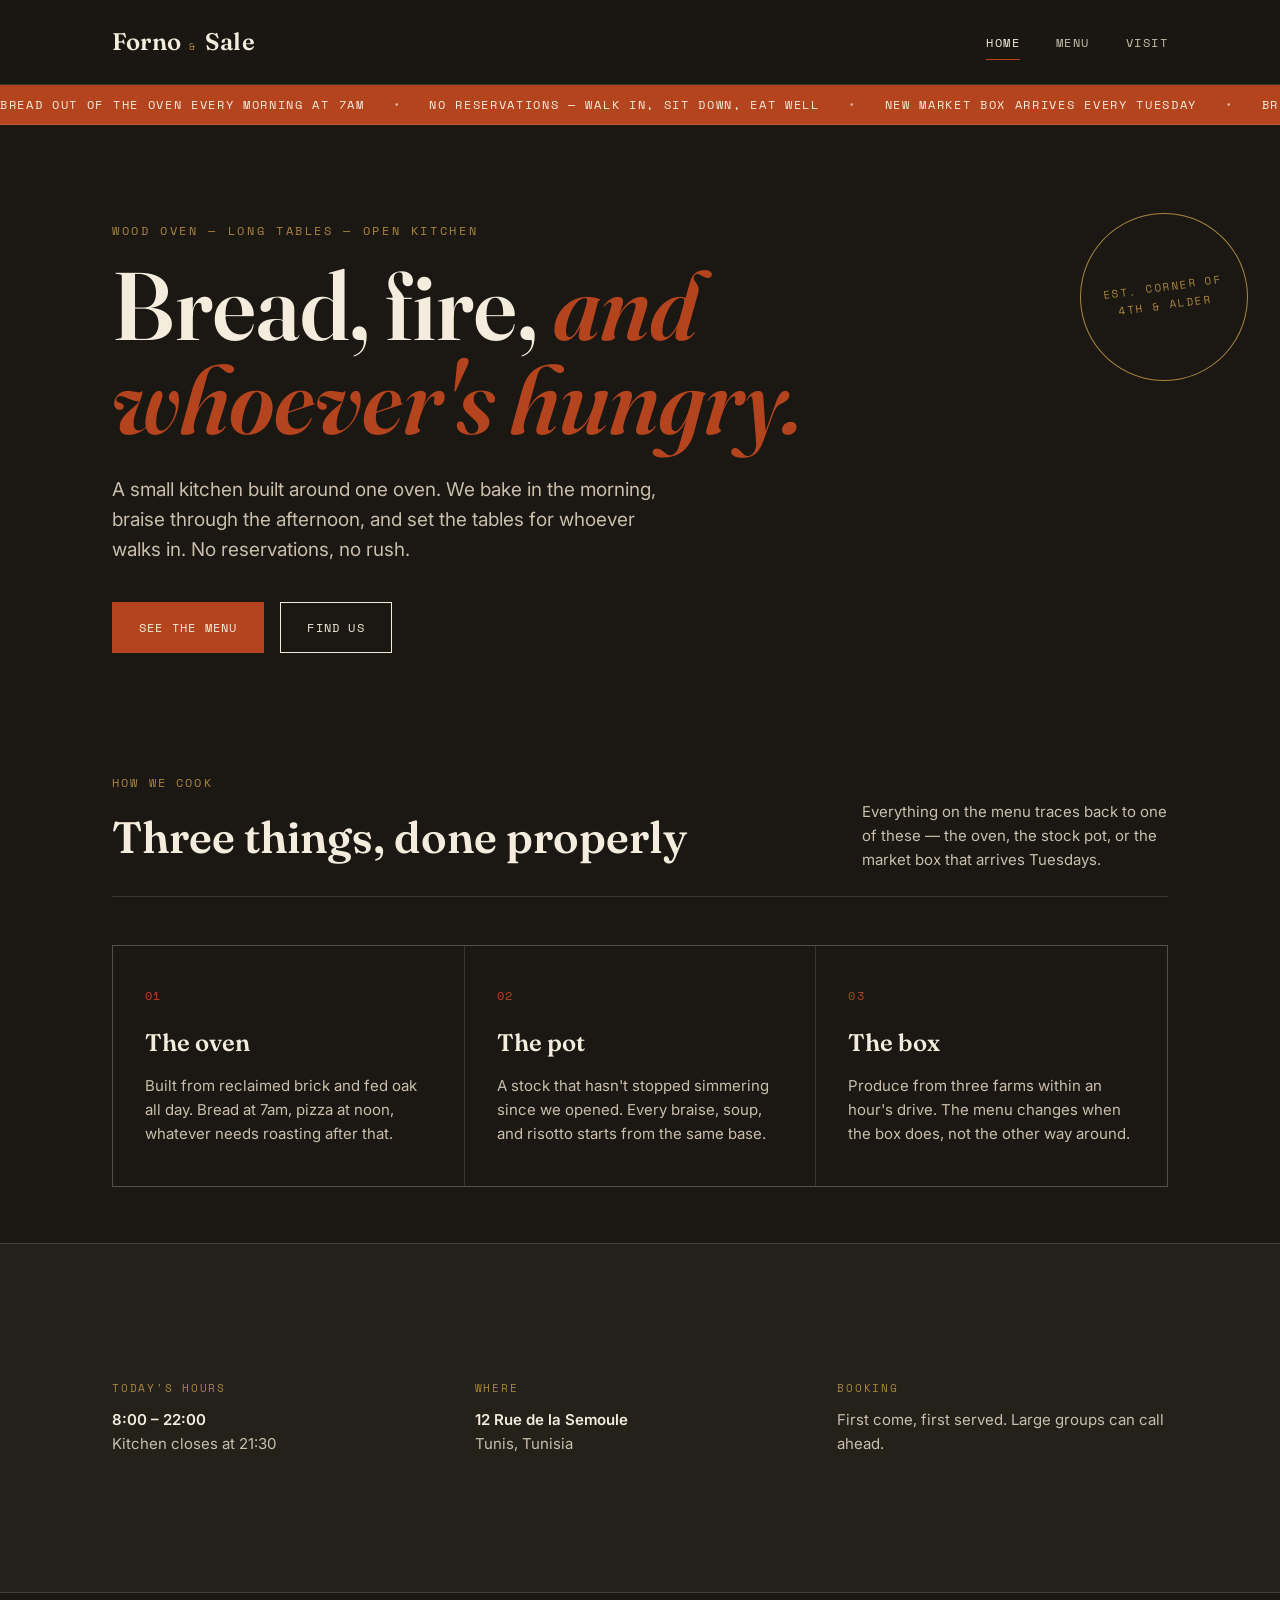
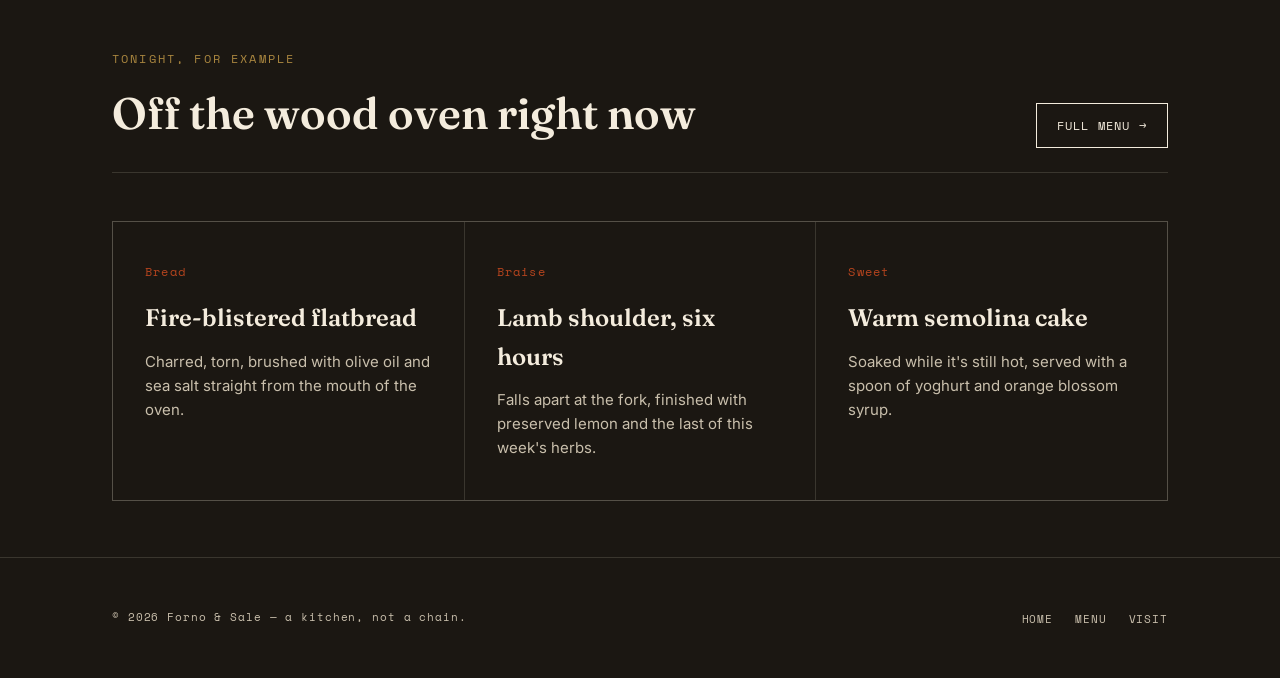
<file: public/index.html>
<!DOCTYPE html>
<html lang="en">
<head>
<meta charset="UTF-8">
<meta name="viewport" content="width=device-width, initial-scale=1.0">
<title>Forno &amp; Sale — A Neighborhood Kitchen</title>
<link rel="preconnect" href="https://fonts.googleapis.com">
<link href="https://fonts.googleapis.com/css2?family=Fraunces:ital,wght@0,500;0,600;1,500&family=Inter:wght@400;500&family=Space+Mono&display=swap" rel="stylesheet">
<link rel="stylesheet" href="style.css">
</head>
<body>

<header class="site-header">
  <div class="wrap">
    <a href="index.html" class="brand">Forno <small>&amp;</small> Sale</a>
    <nav class="main-nav" aria-label="Primary">
      <ul>
        <li><a href="index.html" aria-current="page">Home</a></li>
        <li><a href="menu.html">Menu</a></li>
        <li><a href="contact.html">Visit</a></li>
      </ul>
    </nav>
  </div>
</header>

<div class="ticker" role="marquee" aria-label="Announcements">
  <div class="ticker-track">
    <span>Bread out of the oven every morning at 7am</span>
    <span>No reservations — walk in, sit down, eat well</span>
    <span>New market box arrives every Tuesday</span>
    <span>Bread out of the oven every morning at 7am</span>
    <span>No reservations — walk in, sit down, eat well</span>
    <span>New market box arrives every Tuesday</span>
  </div>
</div>

<main>
  <section class="hero">
    <div class="wrap">
      <div class="stamp">est. corner of<br>4th &amp; Alder</div>
      <p class="hero-eyebrow">Wood oven — long tables — open kitchen</p>
      <h1>Bread, fire, <em>and whoever's&nbsp;hungry.</em></h1>
      <p class="lede">A small kitchen built around one oven. We bake in the morning, braise through the afternoon, and set the tables for whoever walks in. No reservations, no rush.</p>
      <div class="hero-actions">
        <a href="menu.html" class="btn primary">See the menu</a>
        <a href="contact.html" class="btn">Find us</a>
      </div>
    </div>
  </section>

  <section class="tight">
    <div class="wrap">
      <div class="section-head">
        <div>
          <p class="eyebrow">How we cook</p>
          <h2>Three things, done properly</h2>
        </div>
        <p>Everything on the menu traces back to one of these — the oven, the stock pot, or the market box that arrives Tuesdays.</p>
      </div>

      <div class="grid-3">
        <div class="card">
          <p class="num">01</p>
          <h3>The oven</h3>
          <p>Built from reclaimed brick and fed oak all day. Bread at 7am, pizza at noon, whatever needs roasting after that.</p>
        </div>
        <div class="card">
          <p class="num">02</p>
          <h3>The pot</h3>
          <p>A stock that hasn't stopped simmering since we opened. Every braise, soup, and risotto starts from the same base.</p>
        </div>
        <div class="card">
          <p class="num">03</p>
          <h3>The box</h3>
          <p>Produce from three farms within an hour's drive. The menu changes when the box does, not the other way around.</p>
        </div>
      </div>
    </div>
  </section>

  <section class="info-strip">
    <div class="wrap">
      <div class="info-block">
        <p class="label">Today's hours</p>
        <p><strong>8:00 – 22:00</strong><br>Kitchen closes at 21:30</p>
      </div>
      <div class="info-block">
        <p class="label">Where</p>
        <p><strong>12 Rue de la Semoule</strong><br>Tunis, Tunisia</p>
      </div>
      <div class="info-block">
        <p class="label">Booking</p>
        <p>First come, first served. Large groups can call ahead.</p>
      </div>
    </div>
  </section>

  <section class="tight">
    <div class="wrap">
      <div class="section-head">
        <div>
          <p class="eyebrow">Tonight, for example</p>
          <h2>Off the wood oven right now</h2>
        </div>
        <p><a href="menu.html" class="btn" style="padding:12px 20px;">Full menu →</a></p>
      </div>
      <div class="grid-3">
        <div class="card">
          <p class="num">Bread</p>
          <h3>Fire-blistered flatbread</h3>
          <p>Charred, torn, brushed with olive oil and sea salt straight from the mouth of the oven.</p>
        </div>
        <div class="card">
          <p class="num">Braise</p>
          <h3>Lamb shoulder, six hours</h3>
          <p>Falls apart at the fork, finished with preserved lemon and the last of this week's herbs.</p>
        </div>
        <div class="card">
          <p class="num">Sweet</p>
          <h3>Warm semolina cake</h3>
          <p>Soaked while it's still hot, served with a spoon of yoghurt and orange blossom syrup.</p>
        </div>
      </div>
    </div>
  </section>
</main>

<footer>
  <div class="wrap">
    <p class="foot-note">© 2026 Forno &amp; Sale — a kitchen, not a chain.</p>
    <ul class="foot-links">
      <li><a href="index.html">Home</a></li>
      <li><a href="menu.html">Menu</a></li>
      <li><a href="contact.html">Visit</a></li>
    </ul>
  </div>
</footer>

</body>
</html>
</file>
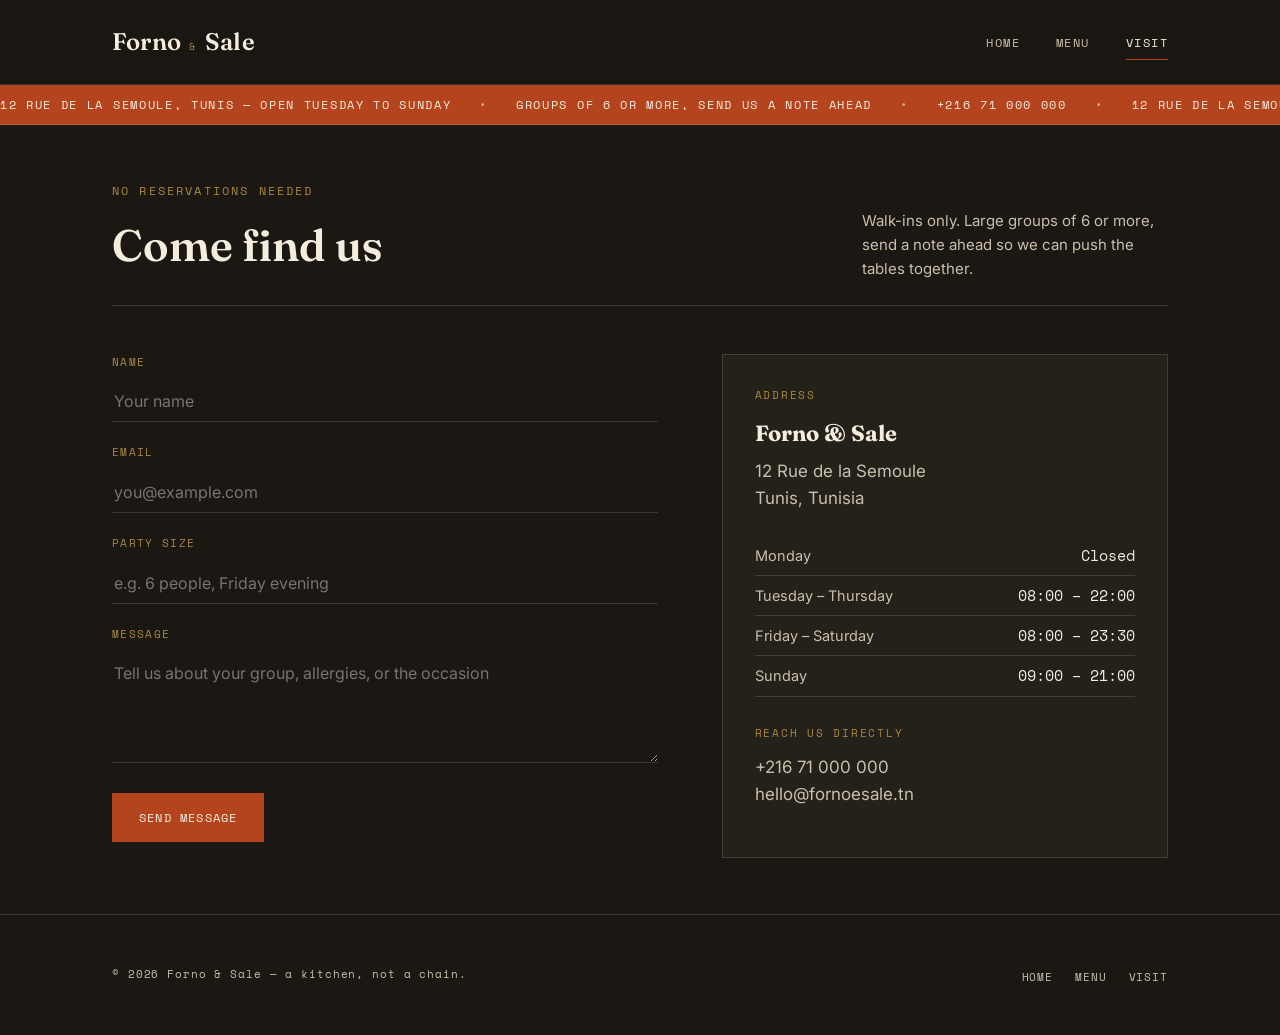
<file: public/contact.html>
<!DOCTYPE html>
<html lang="en">
<head>
<meta charset="UTF-8">
<meta name="viewport" content="width=device-width, initial-scale=1.0">
<title>Visit — Forno &amp; Sale</title>
<link rel="preconnect" href="https://fonts.googleapis.com">
<link href="https://fonts.googleapis.com/css2?family=Fraunces:ital,wght@0,500;0,600;1,500&family=Inter:wght@400;500&family=Space+Mono&display=swap" rel="stylesheet">
<link rel="stylesheet" href="style.css">
</head>
<body>

<header class="site-header">
  <div class="wrap">
    <a href="index.html" class="brand">Forno <small>&amp;</small> Sale</a>
    <nav class="main-nav" aria-label="Primary">
      <ul>
        <li><a href="index.html">Home</a></li>
        <li><a href="menu.html">Menu</a></li>
        <li><a href="contact.html" aria-current="page">Visit</a></li>
      </ul>
    </nav>
  </div>
</header>

<div class="ticker" role="marquee" aria-label="Announcements">
  <div class="ticker-track">
    <span>12 Rue de la Semoule, Tunis — open Tuesday to Sunday</span>
    <span>Groups of 6 or more, send us a note ahead</span>
    <span>+216 71 000 000</span>
    <span>12 Rue de la Semoule, Tunis — open Tuesday to Sunday</span>
    <span>Groups of 6 or more, send us a note ahead</span>
    <span>+216 71 000 000</span>
  </div>
</div>

<main>
  <section class="tight">
    <div class="wrap">
      <div class="section-head">
        <div>
          <p class="eyebrow">No reservations needed</p>
          <h2>Come find us</h2>
        </div>
        <p>Walk-ins only. Large groups of 6 or more, send a note ahead so we can push the tables together.</p>
      </div>

      <div class="contact-layout">
        <div>
          <form id="contact-form">
            <div class="field">
              <label for="name">Name</label>
              <input type="text" id="name" name="name" placeholder="Your name" required>
            </div>
            <div class="field">
              <label for="email">Email</label>
              <input type="email" id="email" name="email" placeholder="you@example.com" required>
            </div>
            <div class="field">
              <label for="party">Party size</label>
              <input type="text" id="party" name="party" placeholder="e.g. 6 people, Friday evening">
            </div>
            <div class="field">
              <label for="message">Message</label>
              <textarea id="message" name="message" placeholder="Tell us about your group, allergies, or the occasion"></textarea>
            </div>
            <button type="submit" class="btn primary" id="contact-submit">Send message</button>
            <p id="contact-status" style="margin-top:16px; font-size:14px; color:var(--cream-dim);"></p>
          </form>
        </div>

        <div class="map-block">
          <p class="label">Address</p>
          <h3>Forno &amp; Sale</h3>
          <address>
            12 Rue de la Semoule<br>
            Tunis, Tunisia
          </address>

          <table class="hours-table">
            <tr><td>Monday</td><td>Closed</td></tr>
            <tr><td>Tuesday – Thursday</td><td>08:00 – 22:00</td></tr>
            <tr><td>Friday – Saturday</td><td>08:00 – 23:30</td></tr>
            <tr><td>Sunday</td><td>09:00 – 21:00</td></tr>
          </table>

          <p class="label" style="margin-top:28px;">Reach us directly</p>
          <p style="color:var(--cream-dim); margin:0;">
            +216 71 000 000<br>
            hello@fornoesale.tn
          </p>
        </div>
      </div>
    </div>
  </section>
</main>

<footer>
  <div class="wrap">
    <p class="foot-note">© 2026 Forno &amp; Sale — a kitchen, not a chain.</p>
    <ul class="foot-links">
      <li><a href="index.html">Home</a></li>
      <li><a href="menu.html">Menu</a></li>
      <li><a href="contact.html">Visit</a></li>
    </ul>
  </div>
</footer>

<script>
  const form = document.getElementById('contact-form');
  const status = document.getElementById('contact-status');
  const submitBtn = document.getElementById('contact-submit');

  form.addEventListener('submit', async (e) => {
    e.preventDefault();
    submitBtn.disabled = true;
    status.textContent = 'Sending…';

    const payload = {
      name: form.name.value,
      email: form.email.value,
      party: form.party.value,
      message: form.message.value
    };

    try {
      const res = await fetch('/api/contact', {
        method: 'POST',
        headers: { 'Content-Type': 'application/json' },
        body: JSON.stringify(payload)
      });
      if (!res.ok) throw new Error('Request failed');
      status.textContent = "Message sent — we'll get back to you soon.";
      form.reset();
    } catch (err) {
      status.textContent = "Something went wrong. Please try again or call us directly.";
    } finally {
      submitBtn.disabled = false;
    }
  });
</script>
</body>
</html>
</file>
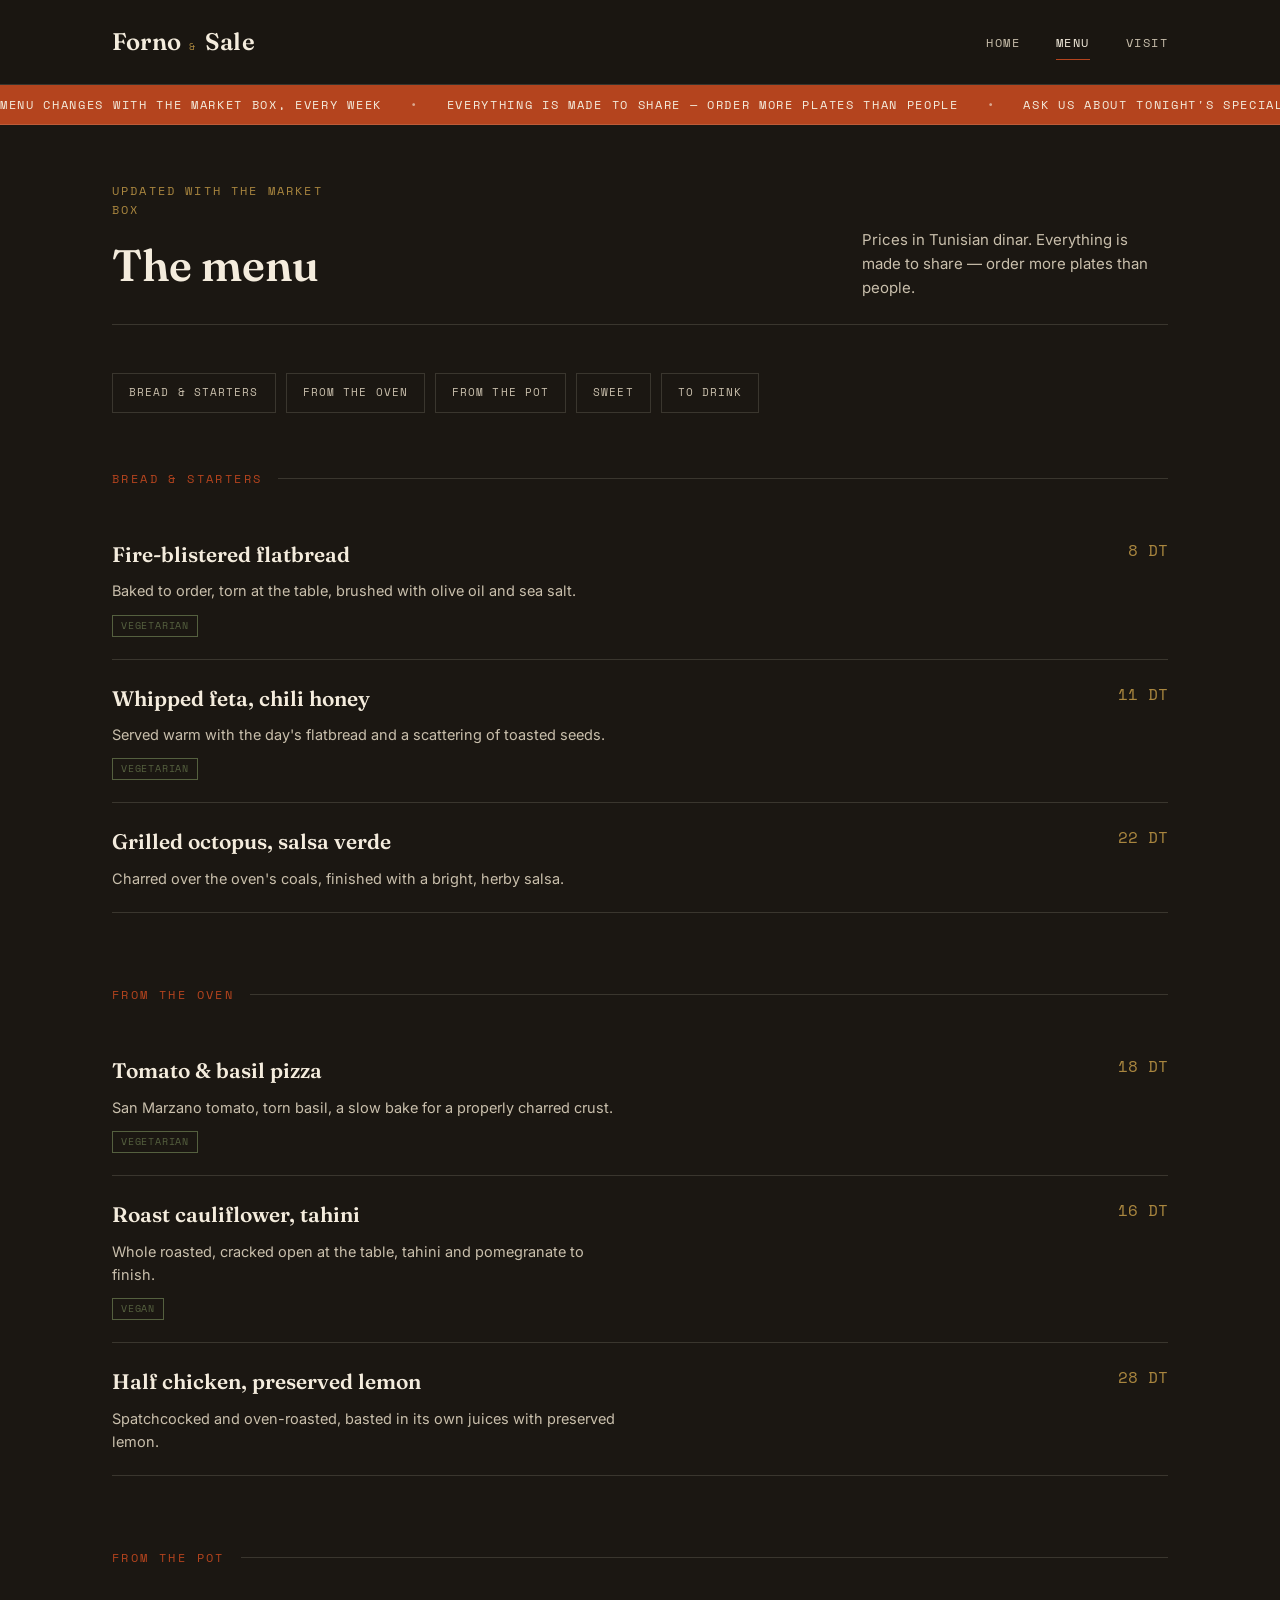
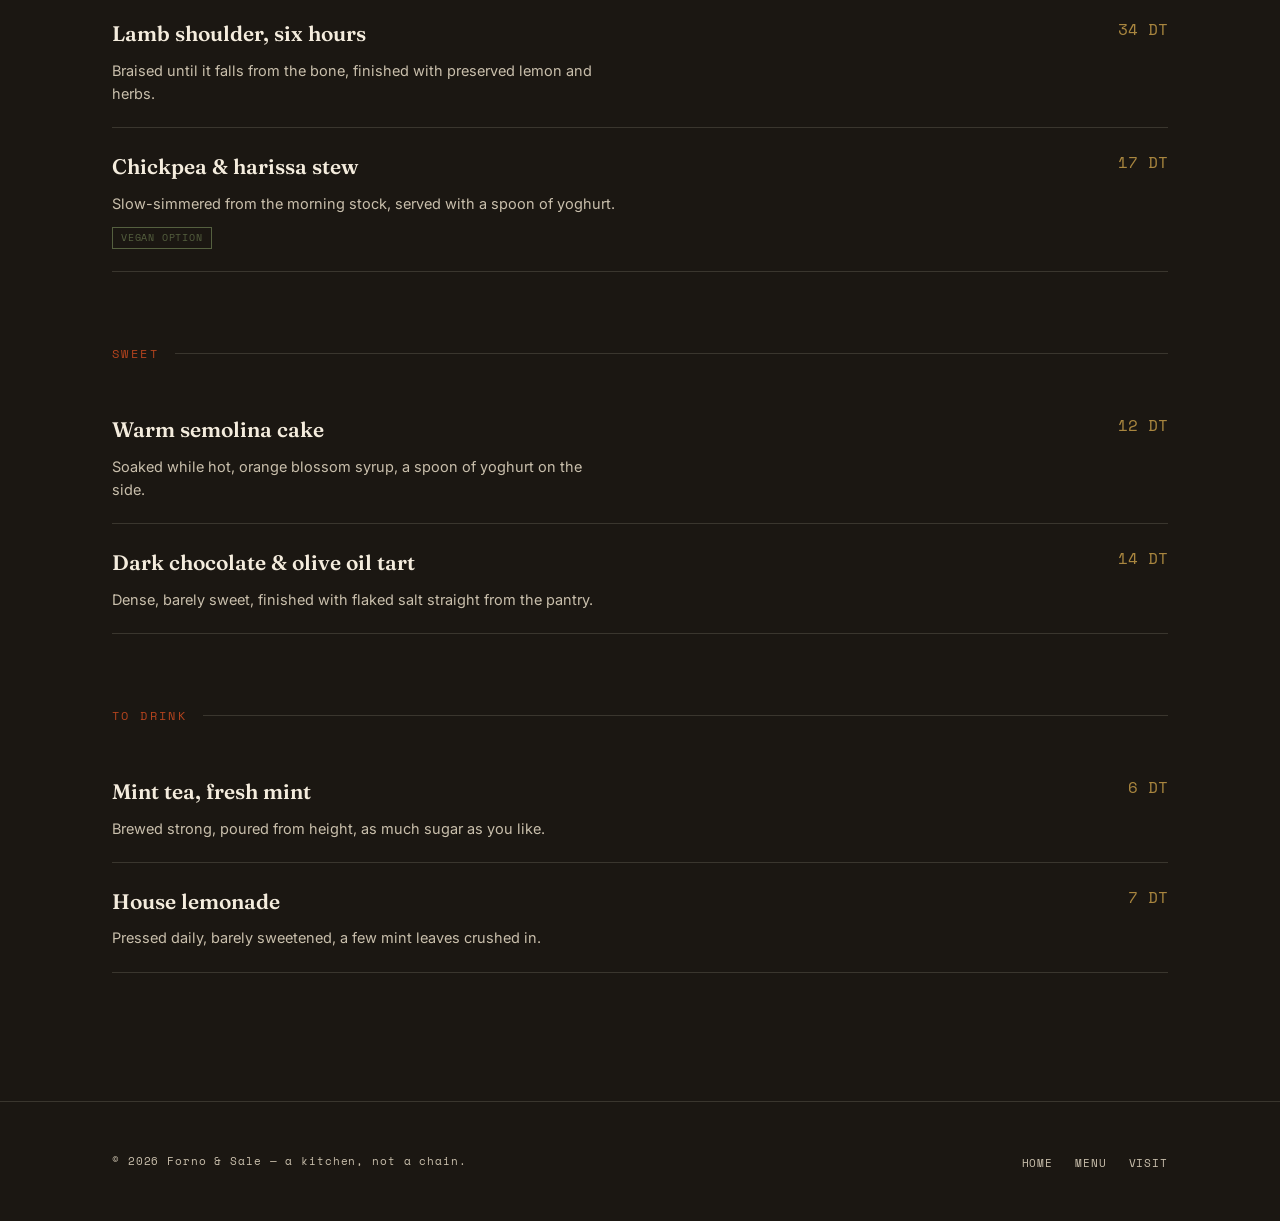
<file: public/menu.html>
<!DOCTYPE html>
<html lang="en">
<head>
<meta charset="UTF-8">
<meta name="viewport" content="width=device-width, initial-scale=1.0">
<title>Menu — Forno &amp; Sale</title>
<link rel="preconnect" href="https://fonts.googleapis.com">
<link href="https://fonts.googleapis.com/css2?family=Fraunces:ital,wght@0,500;0,600;1,500&family=Inter:wght@400;500&family=Space+Mono&display=swap" rel="stylesheet">
<link rel="stylesheet" href="style.css">
</head>
<body>

<header class="site-header">
  <div class="wrap">
    <a href="index.html" class="brand">Forno <small>&amp;</small> Sale</a>
    <nav class="main-nav" aria-label="Primary">
      <ul>
        <li><a href="index.html">Home</a></li>
        <li><a href="menu.html" aria-current="page">Menu</a></li>
        <li><a href="contact.html">Visit</a></li>
      </ul>
    </nav>
  </div>
</header>

<div class="ticker" role="marquee" aria-label="Announcements">
  <div class="ticker-track">
    <span>Menu changes with the market box, every week</span>
    <span>Everything is made to share — order more plates than people</span>
    <span>Ask us about tonight's specials</span>
    <span>Menu changes with the market box, every week</span>
    <span>Everything is made to share — order more plates than people</span>
    <span>Ask us about tonight's specials</span>
  </div>
</div>

<main>
  <section class="tight">
    <div class="wrap">
      <div class="section-head">
        <div>
          <p class="eyebrow">Updated with the market box</p>
          <h2>The menu</h2>
        </div>
        <p>Prices in Tunisian dinar. Everything is made to share — order more plates than people.</p>
      </div>

      <nav class="menu-nav" aria-label="Menu sections">
        <a href="#bread">Bread &amp; Starters</a>
        <a href="#oven">From the Oven</a>
        <a href="#pot">From the Pot</a>
        <a href="#sweet">Sweet</a>
        <a href="#drink">To Drink</a>
      </nav>

      <div class="menu-group" id="bread">
        <p class="menu-group-title">Bread &amp; Starters</p>

        <div class="menu-item">
          <h3 class="menu-item-name">Fire-blistered flatbread</h3>
          <span class="menu-item-price">8 DT</span>
          <p class="menu-item-desc">Baked to order, torn at the table, brushed with olive oil and sea salt.</p>
          <div class="menu-item-tags"><span class="tag">Vegetarian</span></div>
        </div>

        <div class="menu-item">
          <h3 class="menu-item-name">Whipped feta, chili honey</h3>
          <span class="menu-item-price">11 DT</span>
          <p class="menu-item-desc">Served warm with the day's flatbread and a scattering of toasted seeds.</p>
          <div class="menu-item-tags"><span class="tag">Vegetarian</span></div>
        </div>

        <div class="menu-item">
          <h3 class="menu-item-name">Grilled octopus, salsa verde</h3>
          <span class="menu-item-price">22 DT</span>
          <p class="menu-item-desc">Charred over the oven's coals, finished with a bright, herby salsa.</p>
        </div>
      </div>

      <div class="menu-group" id="oven">
        <p class="menu-group-title">From the Oven</p>

        <div class="menu-item">
          <h3 class="menu-item-name">Tomato &amp; basil pizza</h3>
          <span class="menu-item-price">18 DT</span>
          <p class="menu-item-desc">San Marzano tomato, torn basil, a slow bake for a properly charred crust.</p>
          <div class="menu-item-tags"><span class="tag">Vegetarian</span></div>
        </div>

        <div class="menu-item">
          <h3 class="menu-item-name">Roast cauliflower, tahini</h3>
          <span class="menu-item-price">16 DT</span>
          <p class="menu-item-desc">Whole roasted, cracked open at the table, tahini and pomegranate to finish.</p>
          <div class="menu-item-tags"><span class="tag">Vegan</span></div>
        </div>

        <div class="menu-item">
          <h3 class="menu-item-name">Half chicken, preserved lemon</h3>
          <span class="menu-item-price">28 DT</span>
          <p class="menu-item-desc">Spatchcocked and oven-roasted, basted in its own juices with preserved lemon.</p>
        </div>
      </div>

      <div class="menu-group" id="pot">
        <p class="menu-group-title">From the Pot</p>

        <div class="menu-item">
          <h3 class="menu-item-name">Lamb shoulder, six hours</h3>
          <span class="menu-item-price">34 DT</span>
          <p class="menu-item-desc">Braised until it falls from the bone, finished with preserved lemon and herbs.</p>
        </div>

        <div class="menu-item">
          <h3 class="menu-item-name">Chickpea &amp; harissa stew</h3>
          <span class="menu-item-price">17 DT</span>
          <p class="menu-item-desc">Slow-simmered from the morning stock, served with a spoon of yoghurt.</p>
          <div class="menu-item-tags"><span class="tag">Vegan option</span></div>
        </div>
      </div>

      <div class="menu-group" id="sweet">
        <p class="menu-group-title">Sweet</p>

        <div class="menu-item">
          <h3 class="menu-item-name">Warm semolina cake</h3>
          <span class="menu-item-price">12 DT</span>
          <p class="menu-item-desc">Soaked while hot, orange blossom syrup, a spoon of yoghurt on the side.</p>
        </div>

        <div class="menu-item">
          <h3 class="menu-item-name">Dark chocolate &amp; olive oil tart</h3>
          <span class="menu-item-price">14 DT</span>
          <p class="menu-item-desc">Dense, barely sweet, finished with flaked salt straight from the pantry.</p>
        </div>
      </div>

      <div class="menu-group" id="drink">
        <p class="menu-group-title">To Drink</p>

        <div class="menu-item">
          <h3 class="menu-item-name">Mint tea, fresh mint</h3>
          <span class="menu-item-price">6 DT</span>
          <p class="menu-item-desc">Brewed strong, poured from height, as much sugar as you like.</p>
        </div>

        <div class="menu-item">
          <h3 class="menu-item-name">House lemonade</h3>
          <span class="menu-item-price">7 DT</span>
          <p class="menu-item-desc">Pressed daily, barely sweetened, a few mint leaves crushed in.</p>
        </div>
      </div>
    </div>
  </section>
</main>

<footer>
  <div class="wrap">
    <p class="foot-note">© 2026 Forno &amp; Sale — a kitchen, not a chain.</p>
    <ul class="foot-links">
      <li><a href="index.html">Home</a></li>
      <li><a href="menu.html">Menu</a></li>
      <li><a href="contact.html">Visit</a></li>
    </ul>
  </div>
</footer>

</body>
</html>
</file>
<file: public/style.css>
/* ============================================
   FORNO & SALE — a neighborhood kitchen
   Palette: charred oak, flour cream, dried-chili rust, brass
   Type: Fraunces (display) / Inter (body) / Space Mono (labels, prices)
============================================ */

:root {
  --char:      #1B1712;   /* charred oak — base background */
  --char-2:    #24201A;   /* slightly lifted panel */
  --cream:     #F4ECDD;   /* flour cream — primary text/light surfaces */
  --cream-dim: #C9BFAC;   /* muted cream for secondary text */
  --rust:      #B4441E;   /* dried chili — the one loud accent */
  --rust-dim:  #7A3216;
  --brass:     #A9863F;   /* brass — quiet secondary accent */
  --olive:     #55603F;   /* deep olive — used sparingly for dividers */
  --line:      rgba(244,236,221,0.14);

  --display: "Fraunces", Georgia, serif;
  --body: "Inter", -apple-system, BlinkMacSystemFont, sans-serif;
  --mono: "Space Mono", "Courier New", monospace;
}

* { box-sizing: border-box; }

html { scroll-behavior: smooth; }

body {
  margin: 0;
  background: var(--char);
  color: var(--cream);
  font-family: var(--body);
  font-size: 17px;
  line-height: 1.6;
  -webkit-font-smoothing: antialiased;
}

@media (prefers-reduced-motion: reduce) {
  * { animation: none !important; transition: none !important; }
  html { scroll-behavior: auto; }
}

a { color: inherit; }

img { max-width: 100%; display: block; }

.wrap {
  max-width: 1120px;
  margin: 0 auto;
  padding: 0 32px;
}

/* ---------- Header / nav ---------- */

.site-header {
  position: sticky;
  top: 0;
  z-index: 20;
  background: rgba(27,23,18,0.92);
  backdrop-filter: blur(6px);
  border-bottom: 1px solid var(--line);
}

.site-header .wrap {
  display: flex;
  align-items: center;
  justify-content: space-between;
  height: 84px;
}

.brand {
  font-family: var(--display);
  font-size: 24px;
  font-weight: 600;
  letter-spacing: 0.01em;
  text-decoration: none;
  color: var(--cream);
  display: flex;
  align-items: baseline;
  gap: 8px;
}

.brand small {
  font-family: var(--mono);
  font-size: 10px;
  letter-spacing: 0.18em;
  text-transform: uppercase;
  color: var(--brass);
  font-weight: 400;
}

nav.main-nav ul {
  list-style: none;
  display: flex;
  gap: 36px;
  margin: 0;
  padding: 0;
}

nav.main-nav a {
  text-decoration: none;
  font-family: var(--mono);
  font-size: 12px;
  letter-spacing: 0.12em;
  text-transform: uppercase;
  color: var(--cream-dim);
  padding: 8px 0;
  border-bottom: 1px solid transparent;
  transition: color 0.2s ease, border-color 0.2s ease;
}

nav.main-nav a:hover,
nav.main-nav a[aria-current="page"] {
  color: var(--cream);
  border-bottom-color: var(--rust);
}

/* mobile nav toggle */
.nav-toggle { display: none; }

@media (max-width: 720px) {
  .site-header .wrap { height: 68px; }
  .brand { font-size: 20px; }
  nav.main-nav ul { gap: 22px; }
  nav.main-nav a { font-size: 11px; }
}

/* ---------- Scrolling ticker ---------- */

.ticker {
  background: var(--rust);
  border-bottom: 1px solid var(--line);
  overflow: hidden;
  white-space: nowrap;
}

.ticker-track {
  display: inline-flex;
  width: max-content;
  animation: ticker-scroll 28s linear infinite;
  will-change: transform;
}

.ticker-track span {
  display: inline-flex;
  align-items: center;
  font-family: var(--mono);
  font-size: 12px;
  letter-spacing: 0.14em;
  text-transform: uppercase;
  color: var(--cream);
  padding: 10px 0;
}

.ticker-track span::after {
  content: "•";
  margin: 0 28px;
  color: var(--cream);
  opacity: 0.6;
}

@keyframes ticker-scroll {
  from { transform: translateX(0); }
  to { transform: translateX(-50%); }
}

@media (prefers-reduced-motion: reduce) {
  .ticker-track { animation: none; }
}

/* ---------- Hero ---------- */

.hero {
  position: relative;
  padding: 96px 0 64px;
  overflow: hidden;
}

.hero-eyebrow {
  font-family: var(--mono);
  font-size: 12px;
  letter-spacing: 0.22em;
  text-transform: uppercase;
  color: var(--brass);
  margin: 0 0 18px;
}

.hero h1 {
  font-family: var(--display);
  font-size: clamp(48px, 8vw, 96px);
  line-height: 0.98;
  font-weight: 600;
  margin: 0 0 28px;
  max-width: 14ch;
}

.hero h1 em {
  font-style: italic;
  color: var(--rust);
}

.hero p.lede {
  max-width: 46ch;
  font-size: 19px;
  color: var(--cream-dim);
  margin: 0 0 36px;
}

.hero-actions {
  display: flex;
  gap: 16px;
  flex-wrap: wrap;
}

.btn {
  display: inline-flex;
  align-items: center;
  gap: 10px;
  font-family: var(--mono);
  font-size: 12px;
  letter-spacing: 0.1em;
  text-transform: uppercase;
  text-decoration: none;
  padding: 15px 26px;
  border: 1px solid var(--cream);
  color: var(--cream);
  transition: background 0.2s ease, color 0.2s ease, border-color 0.2s ease;
}

.btn:hover { background: var(--cream); color: var(--char); }

.btn.primary {
  background: var(--rust);
  border-color: var(--rust);
  color: var(--cream);
}

.btn.primary:hover {
  background: transparent;
  color: var(--rust);
}

/* the "stamp" signature element: a rotated ticket-like tag */
.stamp {
  position: absolute;
  top: 88px;
  right: 32px;
  width: 168px;
  height: 168px;
  border: 1px solid var(--brass);
  border-radius: 50%;
  transform: rotate(-8deg);
  display: flex;
  align-items: center;
  justify-content: center;
  text-align: center;
  font-family: var(--mono);
  font-size: 11px;
  letter-spacing: 0.14em;
  text-transform: uppercase;
  color: var(--brass);
  padding: 14px;
}

@media (max-width: 900px) {
  .stamp { display: none; }
}

/* ---------- Section scaffolding ---------- */

section { padding: 88px 0; }
section.tight { padding: 56px 0; }

.section-head {
  display: flex;
  align-items: flex-end;
  justify-content: space-between;
  gap: 24px;
  margin-bottom: 48px;
  border-bottom: 1px solid var(--line);
  padding-bottom: 24px;
}

.section-head .eyebrow {
  font-family: var(--mono);
  font-size: 12px;
  letter-spacing: 0.18em;
  text-transform: uppercase;
  color: var(--brass);
  margin: 0 0 10px;
}

.section-head h2 {
  font-family: var(--display);
  font-size: clamp(30px, 4vw, 44px);
  margin: 0;
  font-weight: 600;
}

.section-head p {
  max-width: 34ch;
  color: var(--cream-dim);
  margin: 0;
  font-size: 15px;
}

/* ---------- Cards / grid (index highlights) ---------- */

.grid-3 {
  display: grid;
  grid-template-columns: repeat(3, 1fr);
  gap: 1px;
  background: var(--line);
  border: 1px solid var(--line);
}

@media (max-width: 820px) {
  .grid-3 { grid-template-columns: 1fr; }
}

.card {
  background: var(--char);
  padding: 40px 32px;
}

.card .num {
  font-family: var(--mono);
  font-size: 12px;
  color: var(--rust);
  margin-bottom: 18px;
  letter-spacing: 0.1em;
}

.card h3 {
  font-family: var(--display);
  font-size: 24px;
  margin: 0 0 12px;
  font-weight: 600;
}

.card p {
  color: var(--cream-dim);
  font-size: 15px;
  margin: 0;
}

/* ---------- Hours / info strip ---------- */

.info-strip {
  background: var(--char-2);
  border-top: 1px solid var(--line);
  border-bottom: 1px solid var(--line);
}

.info-strip .wrap {
  display: grid;
  grid-template-columns: repeat(3, 1fr);
  gap: 32px;
  padding: 48px 32px;
}

@media (max-width: 720px) {
  .info-strip .wrap { grid-template-columns: 1fr; }
}

.info-block .label {
  font-family: var(--mono);
  font-size: 11px;
  letter-spacing: 0.16em;
  text-transform: uppercase;
  color: var(--brass);
  margin: 0 0 10px;
}

.info-block p { margin: 0; color: var(--cream-dim); font-size: 15px; }
.info-block p strong { color: var(--cream); font-weight: 600; }

/* ---------- Menu page ---------- */

.menu-nav {
  display: flex;
  gap: 10px;
  flex-wrap: wrap;
  margin-bottom: 56px;
}

.menu-nav a {
  font-family: var(--mono);
  font-size: 11px;
  letter-spacing: 0.1em;
  text-transform: uppercase;
  text-decoration: none;
  color: var(--cream-dim);
  border: 1px solid var(--line);
  padding: 10px 16px;
  transition: border-color 0.2s ease, color 0.2s ease;
}

.menu-nav a:hover { color: var(--cream); border-color: var(--brass); }

.menu-group { margin-bottom: 72px; }

.menu-group-title {
  font-family: var(--mono);
  font-size: 12px;
  letter-spacing: 0.2em;
  text-transform: uppercase;
  color: var(--rust);
  margin: 0 0 28px;
  display: flex;
  align-items: center;
  gap: 16px;
}

.menu-group-title::after {
  content: "";
  flex: 1;
  height: 1px;
  background: var(--line);
}

.menu-item {
  display: grid;
  grid-template-columns: 1fr auto;
  gap: 8px 24px;
  padding: 22px 0;
  border-bottom: 1px solid var(--line);
}

.menu-item:first-child { padding-top: 0; }

.menu-item-name {
  font-family: var(--display);
  font-size: 21px;
  font-weight: 600;
  margin: 0;
}

.menu-item-price {
  font-family: var(--mono);
  font-size: 16px;
  color: var(--brass);
  align-self: start;
}

.menu-item-desc {
  grid-column: 1 / 2;
  margin: 0;
  color: var(--cream-dim);
  font-size: 14.5px;
  max-width: 56ch;
}

.menu-item-tags {
  grid-column: 1 / 2;
  display: flex;
  gap: 8px;
  margin-top: 4px;
}

.tag {
  font-family: var(--mono);
  font-size: 10px;
  letter-spacing: 0.08em;
  text-transform: uppercase;
  color: var(--olive);
  border: 1px solid var(--olive);
  padding: 2px 8px;
}

/* ---------- Contact page ---------- */

.contact-layout {
  display: grid;
  grid-template-columns: 1.1fr 0.9fr;
  gap: 64px;
}

@media (max-width: 820px) {
  .contact-layout { grid-template-columns: 1fr; }
}

.field {
  margin-bottom: 22px;
}

.field label {
  display: block;
  font-family: var(--mono);
  font-size: 11px;
  letter-spacing: 0.12em;
  text-transform: uppercase;
  color: var(--brass);
  margin-bottom: 10px;
}

.field input,
.field textarea {
  width: 100%;
  background: transparent;
  border: none;
  border-bottom: 1px solid var(--line);
  color: var(--cream);
  font-family: var(--body);
  font-size: 16px;
  padding: 10px 2px;
  outline: none;
  transition: border-color 0.2s ease;
}

.field input:focus,
.field textarea:focus {
  border-bottom-color: var(--rust);
}

.field textarea { resize: vertical; min-height: 110px; }

.map-block {
  border: 1px solid var(--line);
  padding: 32px;
  background: var(--char-2);
}

.map-block .label {
  font-family: var(--mono);
  font-size: 11px;
  letter-spacing: 0.16em;
  text-transform: uppercase;
  color: var(--brass);
  margin: 0 0 12px;
}

.map-block h3 {
  font-family: var(--display);
  font-size: 22px;
  margin: 0 0 6px;
}

.map-block address {
  font-style: normal;
  color: var(--cream-dim);
  margin-bottom: 24px;
}

.hours-table {
  width: 100%;
  border-collapse: collapse;
  font-size: 14.5px;
}

.hours-table td {
  padding: 8px 0;
  border-bottom: 1px solid var(--line);
  color: var(--cream-dim);
}

.hours-table td:last-child {
  text-align: right;
  font-family: var(--mono);
  color: var(--cream);
}

/* ---------- Footer ---------- */

footer {
  border-top: 1px solid var(--line);
  padding: 40px 0;
}

footer .wrap {
  display: flex;
  align-items: center;
  justify-content: space-between;
  flex-wrap: wrap;
  gap: 16px;
}

footer .foot-note {
  font-family: var(--mono);
  font-size: 11px;
  letter-spacing: 0.08em;
  color: var(--cream-dim);
}

footer .foot-links {
  display: flex;
  gap: 22px;
  list-style: none;
  margin: 0;
  padding: 0;
}

footer .foot-links a {
  font-family: var(--mono);
  font-size: 11px;
  letter-spacing: 0.08em;
  text-transform: uppercase;
  text-decoration: none;
  color: var(--cream-dim);
}

footer .foot-links a:hover { color: var(--rust); }

/* focus visibility for accessibility */
a:focus-visible, button:focus-visible, input:focus-visible, textarea:focus-visible {
  outline: 2px solid var(--rust);
  outline-offset: 3px;
}
</file>
